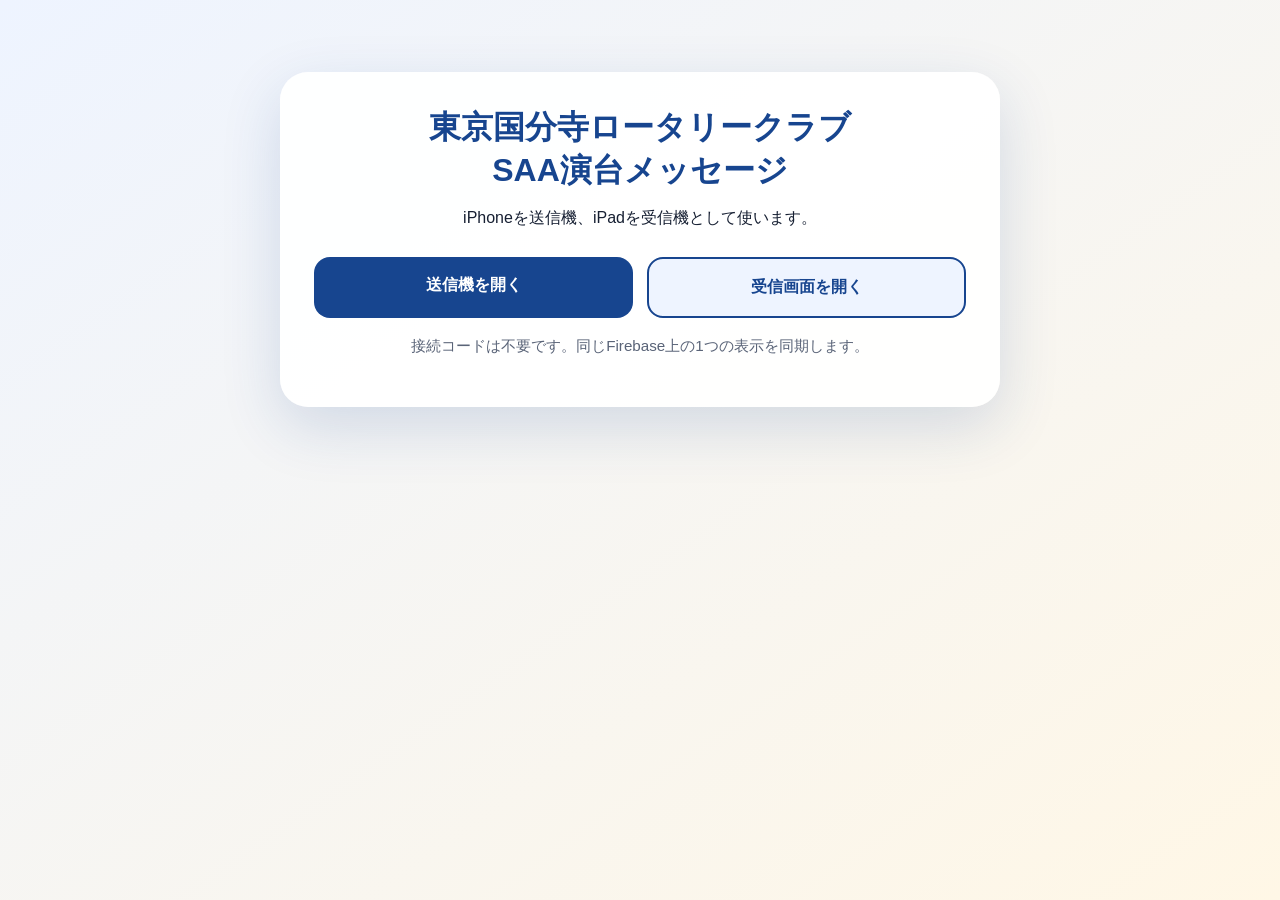
<file: index.html>
<!doctype html>
<html lang="ja">
<head>
  <meta charset="utf-8" />
  <meta name="viewport" content="width=device-width, initial-scale=1, viewport-fit=cover" />
  <title>東京国分寺RC SAA演台メッセージ</title>
  <link rel="stylesheet" href="style.css?v=7" />
</head>
<body class="home-page">
  <main class="home-card">
    <h1>東京国分寺ロータリークラブ<br>SAA演台メッセージ</h1>
    <p>iPhoneを送信機、iPadを受信機として使います。</p>
    <div class="home-actions">
      <a class="primary-link" href="controller.html">送信機を開く</a>
      <a class="secondary-link" href="display.html">受信画面を開く</a>
    </div>
    <p class="note">接続コードは不要です。同じFirebase上の1つの表示を同期します。</p>
  </main>
</body>
</html>
</file>
<file: style.css>
:root {
  --rotary-blue: #17458f;
  --rotary-gold: #f7c600;
  --navy: #061a44;
  --red: #d71920;
  --free-blue: #005bac;
  --meeting-gray: #e6e6e6;
  --text: #172033;
  --success: #067647;
  --panel: #ffffff;
}
* { box-sizing: border-box; }
html, body { margin: 0; min-height: 100%; font-family: -apple-system, BlinkMacSystemFont, "Segoe UI", "Hiragino Sans", "Yu Gothic", Meiryo, sans-serif; color: var(--text); }
button, input { font: inherit; }
.home-page, .controller-page { background: linear-gradient(145deg, #eef4ff, #fff7e6); }
.home-card { width: min(92vw, 720px); margin: 8vh auto; background: rgba(255,255,255,.96); border-radius: 28px; padding: 34px; box-shadow: 0 20px 60px rgba(23,69,143,.16); text-align: center; }
.home-card h1 { margin: 0 0 16px; color: var(--rotary-blue); line-height: 1.35; }
.home-actions { display: grid; grid-template-columns: 1fr 1fr; gap: 14px; margin: 28px 0 18px; }
.primary-link, .secondary-link { display: block; padding: 18px 20px; border-radius: 16px; text-decoration: none; font-weight: 900; }
.primary-link { color: #fff; background: var(--rotary-blue); }
.secondary-link { color: var(--rotary-blue); background: #eef4ff; border: 2px solid var(--rotary-blue); }
.note { color: #5a6478; font-size: .95rem; }
.controller-header { padding: calc(18px + env(safe-area-inset-top)) 18px 14px; background: var(--rotary-blue); color: #fff; text-align: center; }
.controller-header h1 { margin: 0; font-size: clamp(1.35rem, 5vw, 2rem); }
.controller-header p { margin: 4px 0 0; opacity: .9; }
.controller-main { width: min(100%, 980px); margin: 0 auto; padding: 16px 14px calc(24px + env(safe-area-inset-bottom)); }
.meeting-form, .free-form, .status-panel { background: var(--panel); border-radius: 20px; padding: 16px; box-shadow: 0 10px 30px rgba(0,0,0,.08); margin-bottom: 14px; }
.meeting-form label, .free-form label { display: block; font-weight: 900; margin-bottom: 10px; color: var(--rotary-blue); }
.meeting-input-row { display: grid; grid-template-columns: auto 1fr auto auto; align-items: center; gap: 8px; font-weight: 900; font-size: clamp(1rem, 4.5vw, 1.4rem); }
.meeting-input-row input, .free-input-row input { width: 100%; min-width: 0; border: 2px solid #d9e2f2; border-radius: 14px; padding: 12px 10px; font-weight: 900; background: #fff; }
.meeting-input-row input { text-align: center; }
.free-input-row { display: grid; grid-template-columns: 1fr auto; gap: 8px; }
.meeting-send, .free-input-row button { border: none; border-radius: 14px; padding: 13px 16px; font-weight: 900; background: var(--rotary-gold); color: #111; }
.button-grid { display: grid; grid-template-columns: repeat(2, minmax(0, 1fr)); gap: 10px; }
.cue-button { min-height: 70px; border: 2px solid rgba(0,0,0,.08); border-radius: 18px; padding: 10px 8px; font-weight: 1000; font-size: clamp(1rem, 4vw, 1.25rem); box-shadow: 0 8px 22px rgba(0,0,0,.10); touch-action: manipulation; }
.cue-button.wide { font-size: clamp(.9rem, 3.45vw, 1.1rem); }
.cue-button:active, .meeting-send:active, .free-input-row button:active { transform: translateY(1px); filter: brightness(.94); }
.cue-button.navy { background: var(--navy); color: var(--rotary-gold); }
.cue-button.red { background: var(--red); color: #fff; }
.cue-button.white { background: #fff; color: #000; }
.cue-button.ok { background: var(--success); color: #fff; }
.cue-button.clear { background: #111; color: #fff; }
.status-panel { min-height: 56px; font-size: .95rem; }
.last-sent { margin-top: 6px; font-weight: 900; color: var(--rotary-blue); }
@media (min-width: 780px) {
  .button-grid { grid-template-columns: repeat(3, minmax(0, 1fr)); }
  .cue-button { min-height: 78px; }
}
@media (orientation: landscape) and (max-height: 520px) {
  .controller-header { padding-top: 8px; padding-bottom: 8px; }
  .controller-main { padding-top: 10px; }
  .cue-button { min-height: 56px; }
}
@media (max-width: 520px) { .home-actions { grid-template-columns: 1fr; } }

/* v7: 送信確認・現在表示中・タップ反応強化 */
.current-panel {
  border: 3px solid rgba(23, 69, 143, .18);
}
.current-label {
  font-size: .9rem;
  font-weight: 900;
  color: #526078;
  margin-bottom: 4px;
}
.current-display {
  font-size: clamp(1.4rem, 6vw, 2.6rem);
  line-height: 1.15;
  font-weight: 1000;
  color: var(--rotary-blue);
  padding: 8px 10px;
  border-radius: 14px;
  background: #eef4ff;
  margin-bottom: 8px;
  text-align: center;
}
.status-text {
  font-weight: 900;
}
.cue-button.sending,
.meeting-send.sending,
.free-input-row button.sending {
  outline: 5px solid #ffea00;
  transform: scale(.985);
  filter: brightness(1.06);
}
.cue-button.sent,
.meeting-send.sent,
.free-input-row button.sent {
  outline: 5px solid #00c853;
  filter: brightness(1.10);
}
.cue-button.send-error,
.meeting-send.send-error,
.free-input-row button.send-error {
  outline: 5px solid #ff1744;
}
.cue-button.is-current {
  outline: 5px solid #00c853;
  box-shadow: 0 0 0 4px rgba(0, 200, 83, .22), 0 10px 28px rgba(0,0,0,.22);
}
@media (max-width: 520px) {
  .current-display { font-size: clamp(1.6rem, 7vw, 2.3rem); }
}


/* v7: 反応確認をさらに明確化 */
.status-text.ok { color: #067647; }
.status-text.waiting { color: #9a6b00; }
.status-text.error { color: #d71920; }
.last-sent.ok {
  color: #067647;
  background: #e9f8ef;
  border: 2px solid #35b26f;
  padding: 8px 10px;
  border-radius: 12px;
}
.last-sent.waiting {
  color: #8a5c00;
  background: #fff7d6;
  border: 2px solid #ffcf33;
  padding: 8px 10px;
  border-radius: 12px;
}
.last-sent.error {
  color: #b00020;
  background: #ffe8ed;
  border: 2px solid #ff5d7a;
  padding: 8px 10px;
  border-radius: 12px;
}
.cue-button.touching,
.meeting-send.touching,
.free-input-row button.touching {
  transform: scale(.965);
  outline: 6px solid #00a3ff;
  filter: brightness(1.08);
}
.status-panel.current-panel {
  position: sticky;
  bottom: 0;
  z-index: 20;
}
</file>
